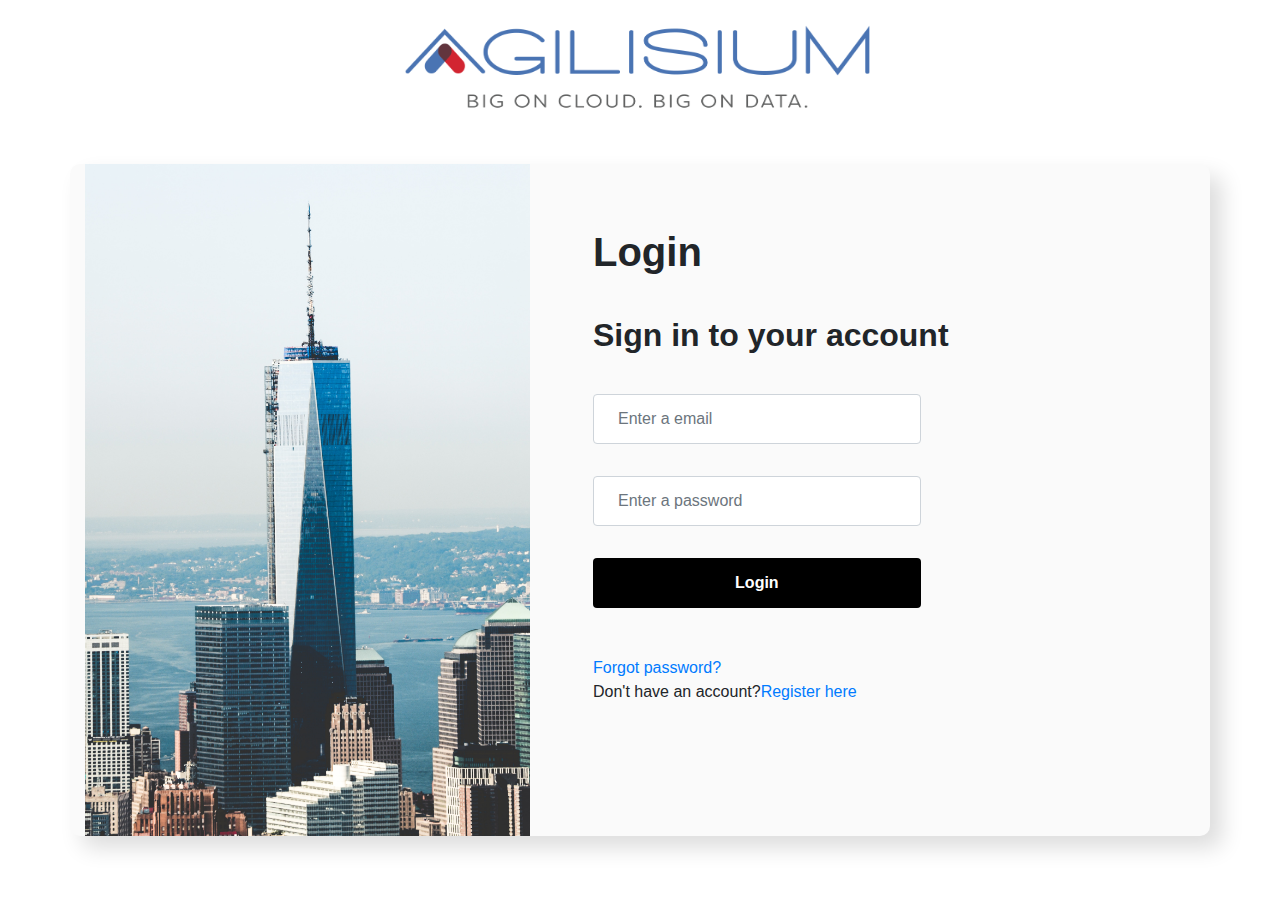
<file: index.html>
<!doctype html>
<html lang="en">
  <head>
    <link rel="shortcut icon" href="ags3.png">
    <title>Agilisium Consulting - Login</title>
    <!-- Required meta tags -->
    <meta charset="utf-8">
    <meta name="viewport" content="width=device-width, initial-scale=1, shrink-to-fit=no">
    <link rel="stylesheet" href="style.css">
    <link shortcut="Banner1Image">
    <!-- Bootstrap CSS -->
    <link rel="stylesheet" href="https://stackpath.bootstrapcdn.com/bootstrap/4.3.1/css/bootstrap.min.css" integrity="sha384-ggOyR0iXCbMQv3Xipma34MD+dH/1fQ784/j6cY/iJTQUOhcWr7x9JvoRxT2MZw1T" crossorigin="anonymous">
  </head>
  <body>
    <div class="head" > 
        <img src="agilisium.png"/>
     </div>
      <section class="Form my-4 mx-5">
          <div class="container">
              <div class="row gutters">
                  <div class="col-lg-5 ">
                      <img src="5.png" class="img-fluid" alt="">
                  </div>
                  <div class="col-lg-7 px-5 pt-5">
                      <h1 class="font-weight-bold py-3">Login</h1>
                      <h2 class="font-weight-bold py-3">Sign in to your account</h2>

                      <form action="https://inspiring-bose-69f971.netlify.app/">
                            <div class="form-row">
                                <div class="col-lg-7">
                                    <input type="email" placeholder="Enter a email" class="form-control my-3 p-4" required/>
                                </div>
                            </div>
                            <div class="form-row">
                                <div class="col-lg-7">
                                    <input type="password" placeholder="Enter a password" class="form-control my-3 p-4"  required>
                                </div>
                            </div>
                            <div class="form-row">
                                <div class="col-lg-7">
                                    <button type="submit" class="btn1 mt-3 mb-5">Login</button>
                                </div>
                            </div>
                            <a  href="#">Forgot password?</a>
                            <p>Don't have an account?<a href="https://dreamy-banach-1db3a2.netlify.app/">Register here</a></p>
                      </form>
                  </div>
              </div>
          </div>
      </section>
    <!-- Optional JavaScript -->
    <!-- jQuery first, then Popper.js, then Bootstrap JS -->
    <script src="https://code.jquery.com/jquery-3.3.1.slim.min.js" integrity="sha384-q8i/X+965DzO0rT7abK41JStQIAqVgRVzpbzo5smXKp4YfRvH+8abtTE1Pi6jizo" crossorigin="anonymous"></script>
    <script src="https://cdnjs.cloudflare.com/ajax/libs/popper.js/1.14.7/umd/popper.min.js" integrity="sha384-UO2eT0CpHqdSJQ6hJty5KVphtPhzWj9WO1clHTMGa3JDZwrnQq4sF86dIHNDz0W1" crossorigin="anonymous"></script>
    <script src="https://stackpath.bootstrapcdn.com/bootstrap/4.3.1/js/bootstrap.min.js" integrity="sha384-JjSmVgyd0p3pXB1rRibZUAYoIIy6OrQ6VrjIEaFf/nJGzIxFDsf4x0xIM+B07jRM" crossorigin="anonymous"></script>
  </body>
</html>
</file>
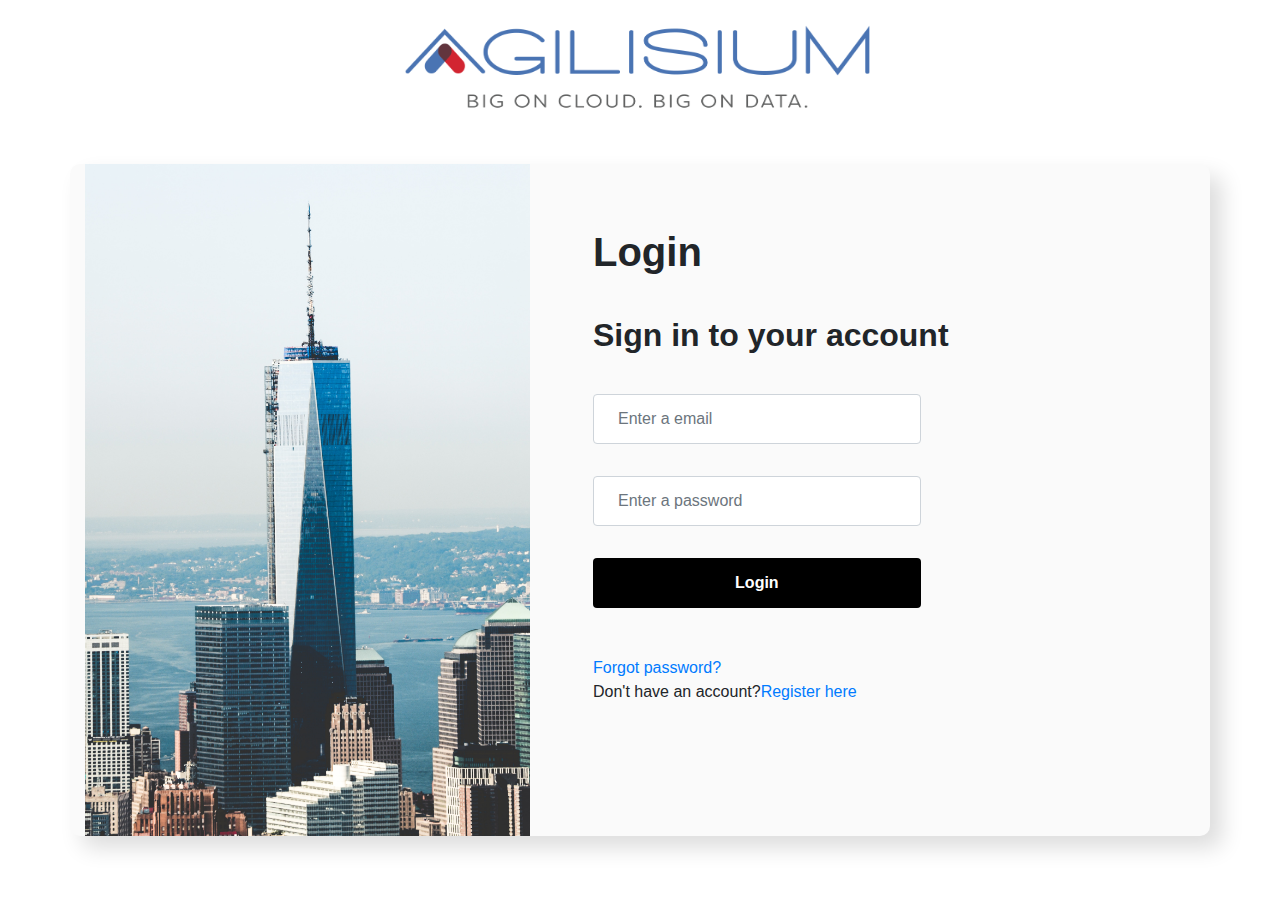
<file: login.html>
<!doctype html>
<html lang="en">
  <head>
    <link rel="shortcut icon" href="ags3.png">
    <title>Agilisium Consulting - Login</title>
    <!-- Required meta tags -->
    <meta charset="utf-8">
    <meta name="viewport" content="width=device-width, initial-scale=1, shrink-to-fit=no">
    <link rel="stylesheet" href="login.css">
    <link shortcut="Banner1Image">
    <!-- Bootstrap CSS -->
    <link rel="stylesheet" href="https://stackpath.bootstrapcdn.com/bootstrap/4.3.1/css/bootstrap.min.css" integrity="sha384-ggOyR0iXCbMQv3Xipma34MD+dH/1fQ784/j6cY/iJTQUOhcWr7x9JvoRxT2MZw1T" crossorigin="anonymous">
  </head>
  <body>
    <div class="head" > 
        <img src="agilisium.png"/>
     </div>
      <section class="Form my-4 mx-5">
          <div class="container">
              <div class="row gutters">
                  <div class="col-lg-5 ">
                      <img src="5.png" class="img-fluid" alt="">
                  </div>
                  <div class="col-lg-7 px-5 pt-5">
                      <h1 class="font-weight-bold py-3">Login</h1>
                      <h2 class="font-weight-bold py-3">Sign in to your account</h2>

                      <form action="https://inspiring-bose-69f971.netlify.app/">
                            <div class="form-row">
                                <div class="col-lg-7">
                                    <input type="email" placeholder="Enter a email" class="form-control my-3 p-4" required/>
                                </div>
                            </div>
                            <div class="form-row">
                                <div class="col-lg-7">
                                    <input type="password" placeholder="Enter a password" class="form-control my-3 p-4"  required>
                                </div>
                            </div>
                            <div class="form-row">
                                <div class="col-lg-7">
                                    <button type="submit" class="btn1 mt-3 mb-5">Login</button>
                                </div>
                            </div>
                            <a  href="#">Forgot password?</a>
                            <p>Don't have an account?<a href="https://dreamy-banach-1db3a2.netlify.app/">Register here</a></p>
                      </form>
                  </div>
              </div>
          </div>
      </section>
    <!-- Optional JavaScript -->
    <!-- jQuery first, then Popper.js, then Bootstrap JS -->
    <script src="https://code.jquery.com/jquery-3.3.1.slim.min.js" integrity="sha384-q8i/X+965DzO0rT7abK41JStQIAqVgRVzpbzo5smXKp4YfRvH+8abtTE1Pi6jizo" crossorigin="anonymous"></script>
    <script src="https://cdnjs.cloudflare.com/ajax/libs/popper.js/1.14.7/umd/popper.min.js" integrity="sha384-UO2eT0CpHqdSJQ6hJty5KVphtPhzWj9WO1clHTMGa3JDZwrnQq4sF86dIHNDz0W1" crossorigin="anonymous"></script>
    <script src="https://stackpath.bootstrapcdn.com/bootstrap/4.3.1/js/bootstrap.min.js" integrity="sha384-JjSmVgyd0p3pXB1rRibZUAYoIIy6OrQ6VrjIEaFf/nJGzIxFDsf4x0xIM+B07jRM" crossorigin="anonymous"></script>
  </body>
</html>
</file>
<file: style.css>
/* *{
    padding: 0;
    margin: 0;
    box-sizing: border-box;
} */
*{
    padding: 0;
    margin: 0;
    box-sizing: border-box;
}
.head{
    text-align: center;
    /* position: fixed; */
}
.head img{
    height:140px;
    width:40%;
    padding:0;
    /* text-align:center; */
}

.image{
   height:500px;
}
.image img{
    height:640px;
    width: 100%;
}
.main-content{
    height:500px;
}
body{
    background-color: rgb(219,226,226);
}
.row{
    background-color:rgb(250, 250, 250);
    border-radius: 10px;
    box-shadow: 12px 12px 22px rgb(221, 221, 221);
}
.img{
    border-top-left-radius: 20px;
    border-bottom-left-radius: 20px;
}
.btn1{
    border: none;
    outline: none;
    height: 50px;
    width: 100%;
    background-color: black;
    color: white;
    border-radius: 4px;
    font-weight: bold;
}
.btn1:hover{
    background: white;
    border: 1px solid;
    color: black;
}
</file>
<file: login.css>
/* *{
    padding: 0;
    margin: 0;
    box-sizing: border-box;
} */
*{
    padding: 0;
    margin: 0;
    box-sizing: border-box;
}
.head{
    text-align: center;
    /* position: fixed; */
}
.head img{
    height:140px;
    width:40%;
    padding:0;
    /* text-align:center; */
}

.image{
   height:500px;
}
.image img{
    height:640px;
    width: 100%;
}
.main-content{
    height:500px;
}
body{
    background-color: rgb(219,226,226);
}
.row{
    background-color:rgb(250, 250, 250);
    border-radius: 10px;
    box-shadow: 12px 12px 22px rgb(221, 221, 221);
}
.img{
    border-top-left-radius: 20px;
    border-bottom-left-radius: 20px;
}
.btn1{
    border: none;
    outline: none;
    height: 50px;
    width: 100%;
    background-color: black;
    color: white;
    border-radius: 4px;
    font-weight: bold;
}
.btn1:hover{
    background: white;
    border: 1px solid;
    color: black;
}
</file>
